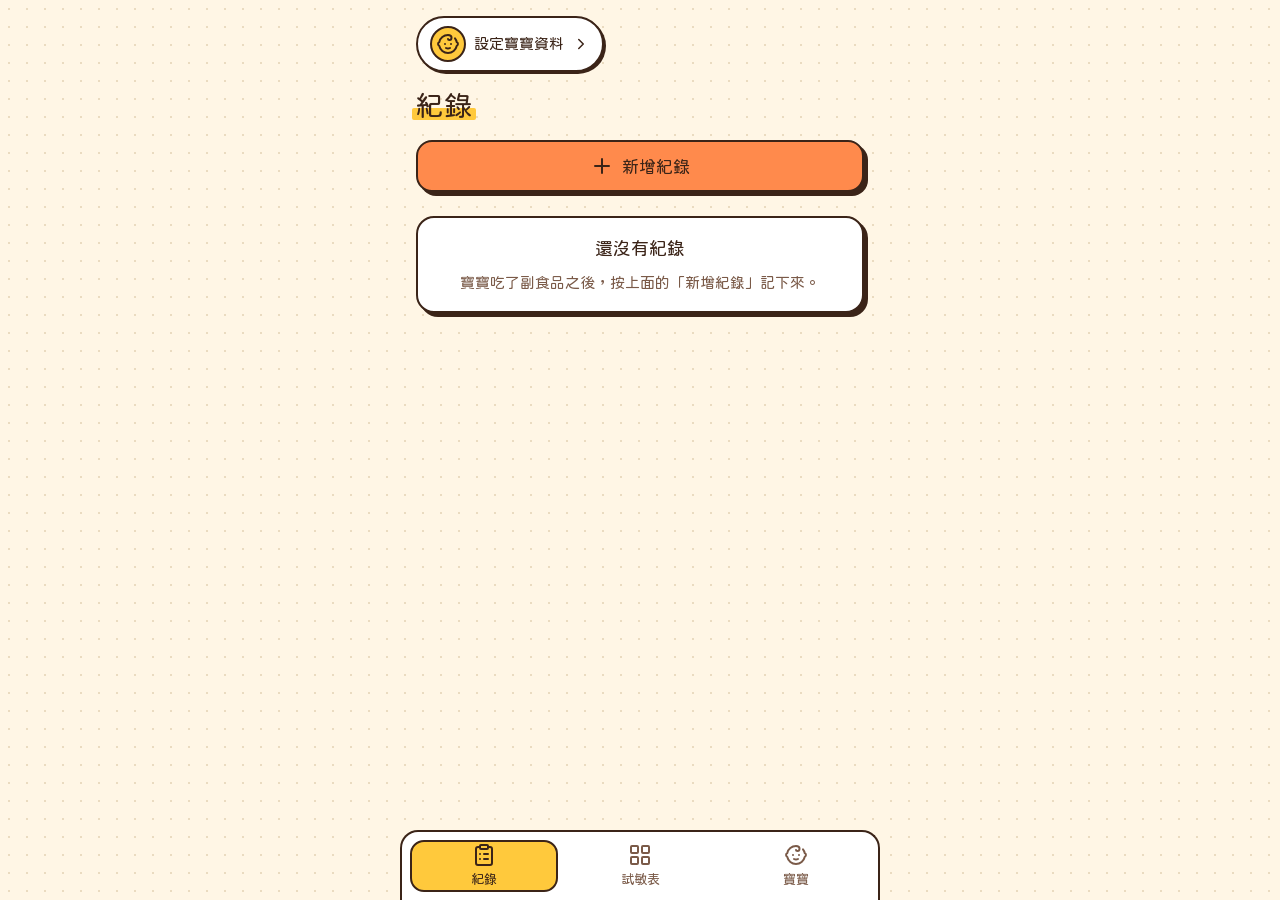
<file: index.html>
<!doctype html>
<html lang="zh-Hant-TW">
<head>
  <meta charset="utf-8">
  <meta name="viewport" content="width=device-width, initial-scale=1, viewport-fit=cover">
  <meta name="theme-color" content="#FFF6E5">
  <title>紀錄｜babyfoodie</title>
  <link rel="preconnect" href="https://fonts.googleapis.com">
  <link rel="preconnect" href="https://fonts.gstatic.com" crossorigin>
  <link rel="stylesheet" href="https://fonts.googleapis.com/css2?family=Huninn&display=swap">
  <link rel="stylesheet" href="css/style.css">
  <script src="js/core.js"></script>
  <script src="js/record-list.js"></script>
</head>
<body>
  <a class="skip-link" href="#main">跳到主要內容</a>
  <div class="app">
    <header class="baby-header">
      <a class="baby-setup" href="baby.html">
        <span class="baby-setup__avatar"><svg class="icon" aria-hidden="true"><use href="assets/icons.svg#baby"/></svg></span>
        <span class="baby-setup__text">設定寶寶資料</span>
        <svg class="icon icon--sm" aria-hidden="true"><use href="assets/icons.svg#chevron-right"/></svg>
      </a>
    </header>
    <script>babyfoodie.renderBabyHeader(document.querySelector('.baby-header'), { link: true });</script>
    <main id="main" class="page" tabindex="-1">
      <h1 class="page-title">紀錄</h1>
      <a class="button button--primary" href="record.html"><svg class="icon" aria-hidden="true"><use href="assets/icons.svg#plus"/></svg>新增紀錄</a>
      <p class="toast" id="flash" role="status" aria-live="polite"></p>
      <div class="record-list" id="record-list"></div>
      <script>babyfoodie.renderRecordList(document.getElementById('record-list'));</script>
    </main>
  </div>
  <nav class="tabbar" aria-label="主要頁面">
    <a class="tabbar__tab" href="index.html" aria-current="page">
      <svg class="icon" aria-hidden="true"><use href="assets/icons.svg#list"/></svg>
      <span>紀錄</span>
    </a>
    <a class="tabbar__tab" href="table.html">
      <svg class="icon" aria-hidden="true"><use href="assets/icons.svg#grid"/></svg>
      <span>試敏表</span>
    </a>
    <a class="tabbar__tab" href="baby.html">
      <svg class="icon" aria-hidden="true"><use href="assets/icons.svg#baby"/></svg>
      <span>寶寶</span>
    </a>
  </nav>
</body>
</html>
</file>
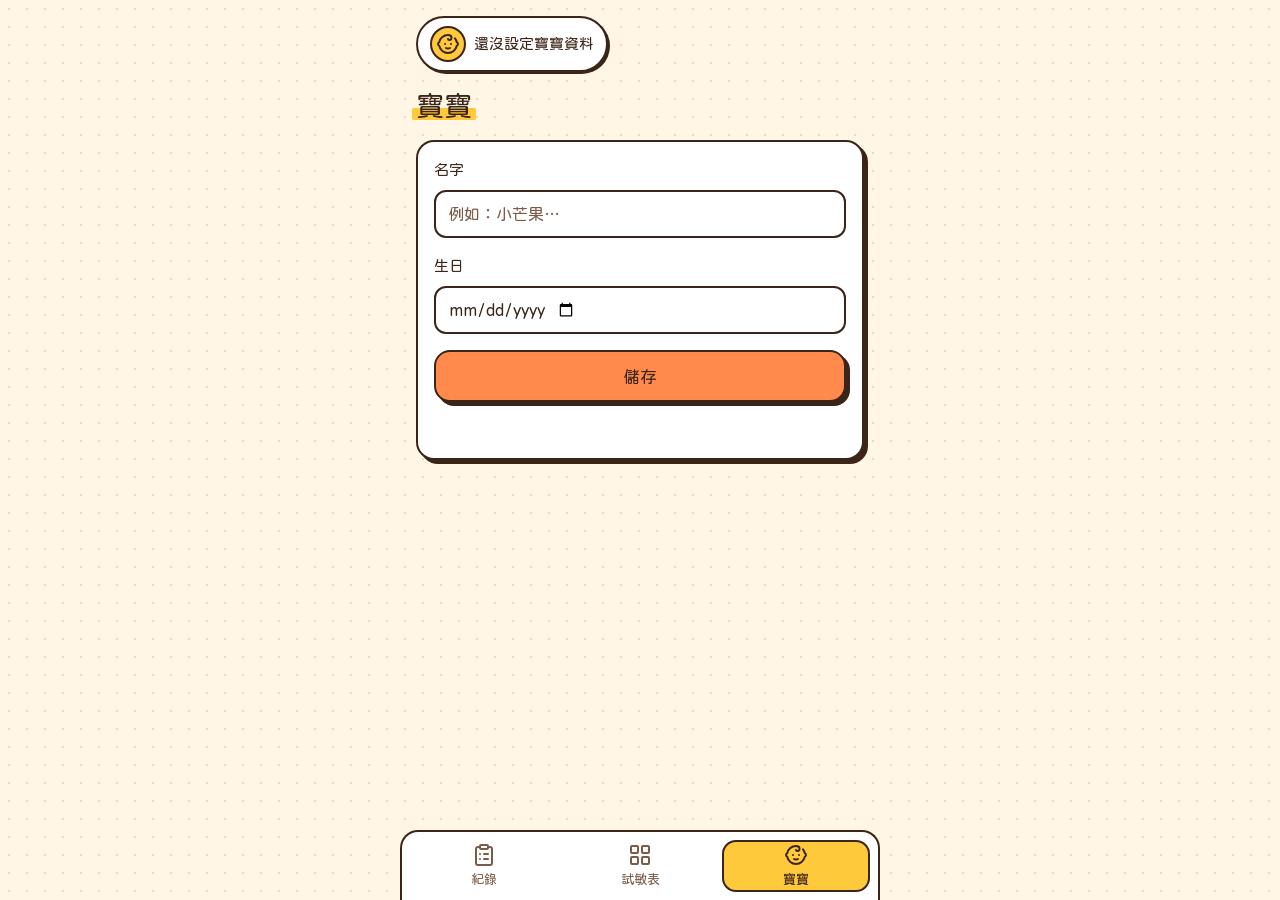
<file: baby.html>
<!doctype html>
<html lang="zh-Hant-TW">
<head>
  <meta charset="utf-8">
  <meta name="viewport" content="width=device-width, initial-scale=1, viewport-fit=cover">
  <meta name="theme-color" content="#FFF6E5">
  <title>寶寶｜babyfoodie</title>
  <link rel="preconnect" href="https://fonts.googleapis.com">
  <link rel="preconnect" href="https://fonts.gstatic.com" crossorigin>
  <link rel="stylesheet" href="https://fonts.googleapis.com/css2?family=Huninn&display=swap">
  <link rel="stylesheet" href="css/style.css">
  <script src="js/core.js"></script>
  <script src="js/baby.js" defer></script>
</head>
<body>
  <a class="skip-link" href="#main">跳到主要內容</a>
  <div class="app">
    <header class="baby-header">
      <div class="baby-setup">
        <span class="baby-setup__avatar"><svg class="icon" aria-hidden="true"><use href="assets/icons.svg#baby"/></svg></span>
        <span class="baby-setup__text">還沒設定寶寶資料</span>
      </div>
    </header>
    <script>babyfoodie.renderBabyHeader(document.querySelector('.baby-header'), { link: false });</script>
    <main id="main" class="page" tabindex="-1">
      <h1 class="page-title">寶寶</h1>
      <form class="card form" id="baby-form" novalidate>
        <div class="field">
          <label class="field__label" for="baby-name">名字</label>
          <input class="field__input" id="baby-name" name="name" type="text" required maxlength="20" autocomplete="off" spellcheck="false" placeholder="例如：小芒果…" aria-describedby="baby-name-error">
          <p class="field__error" id="baby-name-error" hidden></p>
        </div>
        <div class="field">
          <label class="field__label" for="baby-birthday">生日</label>
          <input class="field__input" id="baby-birthday" name="birthday" type="date" required autocomplete="off" aria-describedby="baby-birthday-error">
          <p class="field__error" id="baby-birthday-error" hidden></p>
        </div>
        <button class="button button--primary" type="submit">儲存</button>
        <p class="form__status" role="status" aria-live="polite"></p>
      </form>
    </main>
  </div>
  <nav class="tabbar" aria-label="主要頁面">
    <a class="tabbar__tab" href="index.html">
      <svg class="icon" aria-hidden="true"><use href="assets/icons.svg#list"/></svg>
      <span>紀錄</span>
    </a>
    <a class="tabbar__tab" href="table.html">
      <svg class="icon" aria-hidden="true"><use href="assets/icons.svg#grid"/></svg>
      <span>試敏表</span>
    </a>
    <a class="tabbar__tab" href="baby.html" aria-current="page">
      <svg class="icon" aria-hidden="true"><use href="assets/icons.svg#baby"/></svg>
      <span>寶寶</span>
    </a>
  </nav>
</body>
</html>
</file>
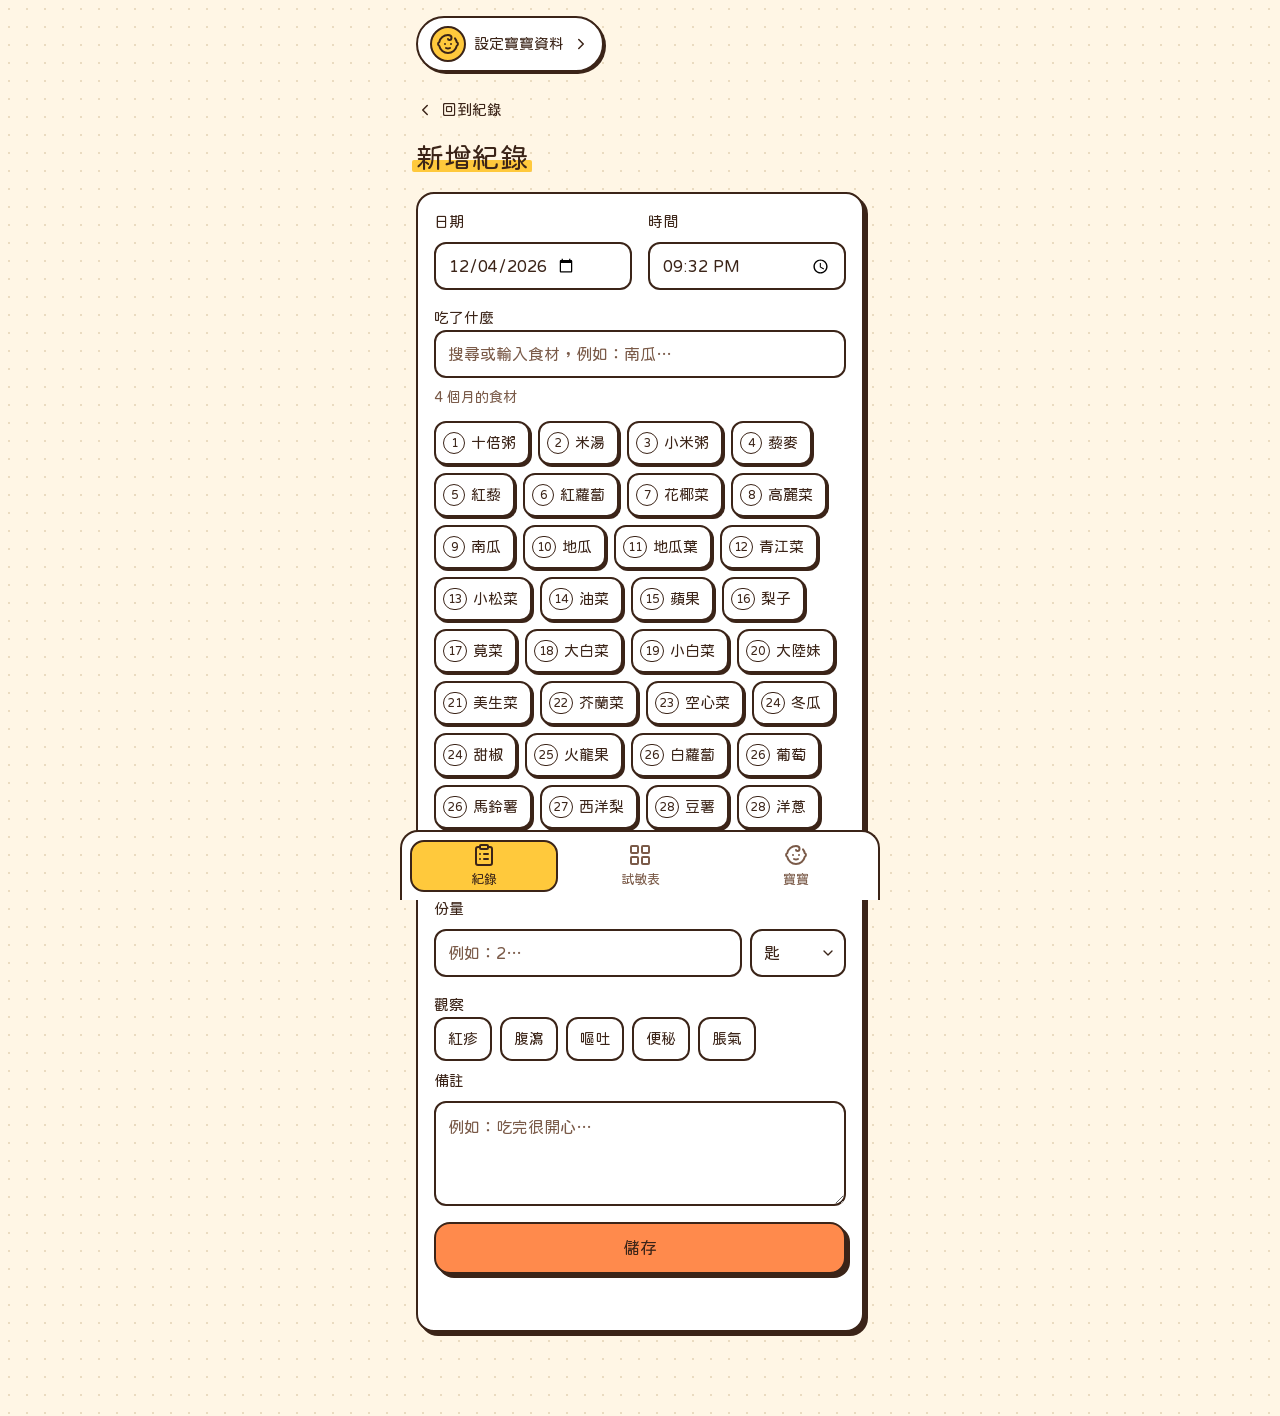
<file: record.html>
<!doctype html>
<html lang="zh-Hant-TW">
<head>
  <meta charset="utf-8">
  <meta name="viewport" content="width=device-width, initial-scale=1, viewport-fit=cover">
  <meta name="theme-color" content="#FFF6E5">
  <title>新增紀錄｜babyfoodie</title>
  <link rel="preconnect" href="https://fonts.googleapis.com">
  <link rel="preconnect" href="https://fonts.gstatic.com" crossorigin>
  <link rel="stylesheet" href="https://fonts.googleapis.com/css2?family=Huninn&display=swap">
  <link rel="stylesheet" href="css/style.css">
  <script src="js/core.js"></script>
  <script src="js/foods.js"></script>
  <script src="js/record-form.js"></script>
</head>
<body>
  <a class="skip-link" href="#main">跳到主要內容</a>
  <div class="app">
    <header class="baby-header">
      <a class="baby-setup" href="baby.html">
        <span class="baby-setup__avatar"><svg class="icon" aria-hidden="true"><use href="assets/icons.svg#baby"/></svg></span>
        <span class="baby-setup__text">設定寶寶資料</span>
        <svg class="icon icon--sm" aria-hidden="true"><use href="assets/icons.svg#chevron-right"/></svg>
      </a>
    </header>
    <script>babyfoodie.renderBabyHeader(document.querySelector('.baby-header'), { link: true });</script>
    <main id="main" class="page" tabindex="-1">
      <a class="back-link" href="index.html"><svg class="icon icon--sm" aria-hidden="true"><use href="assets/icons.svg#chevron-left"/></svg>回到紀錄</a>
      <h1 class="page-title" id="record-title">新增紀錄</h1>
      <form class="card form" id="record-form" novalidate>
        <div class="field-row">
          <div class="field">
            <label class="field__label" for="record-date">日期</label>
            <input class="field__input" id="record-date" name="date" type="date" required autocomplete="off" aria-describedby="record-date-error">
            <p class="field__error" id="record-date-error" hidden></p>
          </div>
          <div class="field">
            <label class="field__label" for="record-time">時間</label>
            <input class="field__input" id="record-time" name="time" type="time" required autocomplete="off" aria-describedby="record-time-error">
            <p class="field__error" id="record-time-error" hidden></p>
          </div>
        </div>
        <fieldset class="field fieldset">
          <legend class="field__label">吃了什麼</legend>
          <ul class="picked-foods" id="picked-foods" role="list" aria-label="已選的食材"></ul>
          <div class="food-search">
            <label class="sr-only" for="food-search">搜尋或輸入食材</label>
            <input class="field__input" id="food-search" type="text" role="combobox" aria-autocomplete="list" aria-expanded="false" aria-controls="food-search-results" aria-describedby="record-foods-error" autocomplete="off" spellcheck="false" enterkeyhint="done" placeholder="搜尋或輸入食材，例如：南瓜…">
            <ul class="food-search__results" id="food-search-results" role="listbox" aria-label="搜尋結果" hidden></ul>
          </div>
          <div class="quick-picks" id="quick-picks"></div>
          <p class="field__error" id="record-foods-error" hidden></p>
        </fieldset>
        <div class="field">
          <label class="field__label" for="record-amount">份量</label>
          <div class="amount">
            <input class="field__input" id="record-amount" name="amount" type="text" inputmode="decimal" autocomplete="off" placeholder="例如：2…" aria-describedby="record-amount-error">
            <label class="sr-only" for="record-unit">單位</label>
            <select class="field__input amount__unit" id="record-unit" name="unit">
              <option value="匙">匙</option>
              <option value="ml">ml</option>
              <option value="g">g</option>
            </select>
          </div>
          <p class="field__error" id="record-amount-error" hidden></p>
        </div>
        <fieldset class="field fieldset">
          <legend class="field__label">觀察</legend>
          <div class="check-chips">
            <label class="check-chip"><input type="checkbox" name="reactions" value="紅疹"><span>紅疹</span></label>
            <label class="check-chip"><input type="checkbox" name="reactions" value="腹瀉"><span>腹瀉</span></label>
            <label class="check-chip"><input type="checkbox" name="reactions" value="嘔吐"><span>嘔吐</span></label>
            <label class="check-chip"><input type="checkbox" name="reactions" value="便秘"><span>便秘</span></label>
            <label class="check-chip"><input type="checkbox" name="reactions" value="脹氣"><span>脹氣</span></label>
          </div>
          <label class="field__label" for="record-note">備註</label>
          <textarea class="field__input field__input--textarea" id="record-note" name="note" rows="3" maxlength="500" autocomplete="off" placeholder="例如：吃完很開心…"></textarea>
        </fieldset>
        <button class="button button--primary" type="submit">儲存</button>
        <p class="form__status" id="record-status" role="status" aria-live="polite"></p>
      </form>
      <button class="button button--danger record-delete" id="record-delete" type="button" hidden>刪除這筆紀錄</button>
      <dialog class="sheet" id="reaction-sheet" aria-labelledby="reaction-sheet-title">
        <form class="sheet__form" method="dialog">
          <div class="sheet__head">
            <h2 class="sheet__title" id="reaction-sheet-title">要把哪些食材標成「有反應」？</h2>
          </div>
          <p class="sheet__text">勾選的食材會在試敏表標成「有反應」。</p>
          <div class="check-chips" id="reaction-foods"></div>
          <div class="sheet__actions">
            <button class="button button--primary" type="submit" value="mark">標記</button>
            <button class="button button--secondary" type="submit" value="skip">先不要</button>
          </div>
        </form>
      </dialog>
      <dialog class="sheet" id="delete-sheet" aria-labelledby="delete-sheet-title">
        <form class="sheet__form" method="dialog">
          <div class="sheet__head">
            <h2 class="sheet__title" id="delete-sheet-title">要刪除這筆紀錄嗎？</h2>
          </div>
          <p class="sheet__text">刪除後無法復原。</p>
          <div class="sheet__actions">
            <button class="button button--danger" type="submit" value="delete">刪除</button>
            <button class="button button--secondary" type="submit" value="cancel">取消</button>
          </div>
        </form>
      </dialog>
      <script>babyfoodie.initRecordForm(document.getElementById('record-form'));</script>
    </main>
  </div>
  <nav class="tabbar" aria-label="主要頁面">
    <a class="tabbar__tab" href="index.html" aria-current="page">
      <svg class="icon" aria-hidden="true"><use href="assets/icons.svg#list"/></svg>
      <span>紀錄</span>
    </a>
    <a class="tabbar__tab" href="table.html">
      <svg class="icon" aria-hidden="true"><use href="assets/icons.svg#grid"/></svg>
      <span>試敏表</span>
    </a>
    <a class="tabbar__tab" href="baby.html">
      <svg class="icon" aria-hidden="true"><use href="assets/icons.svg#baby"/></svg>
      <span>寶寶</span>
    </a>
  </nav>
</body>
</html>
</file>
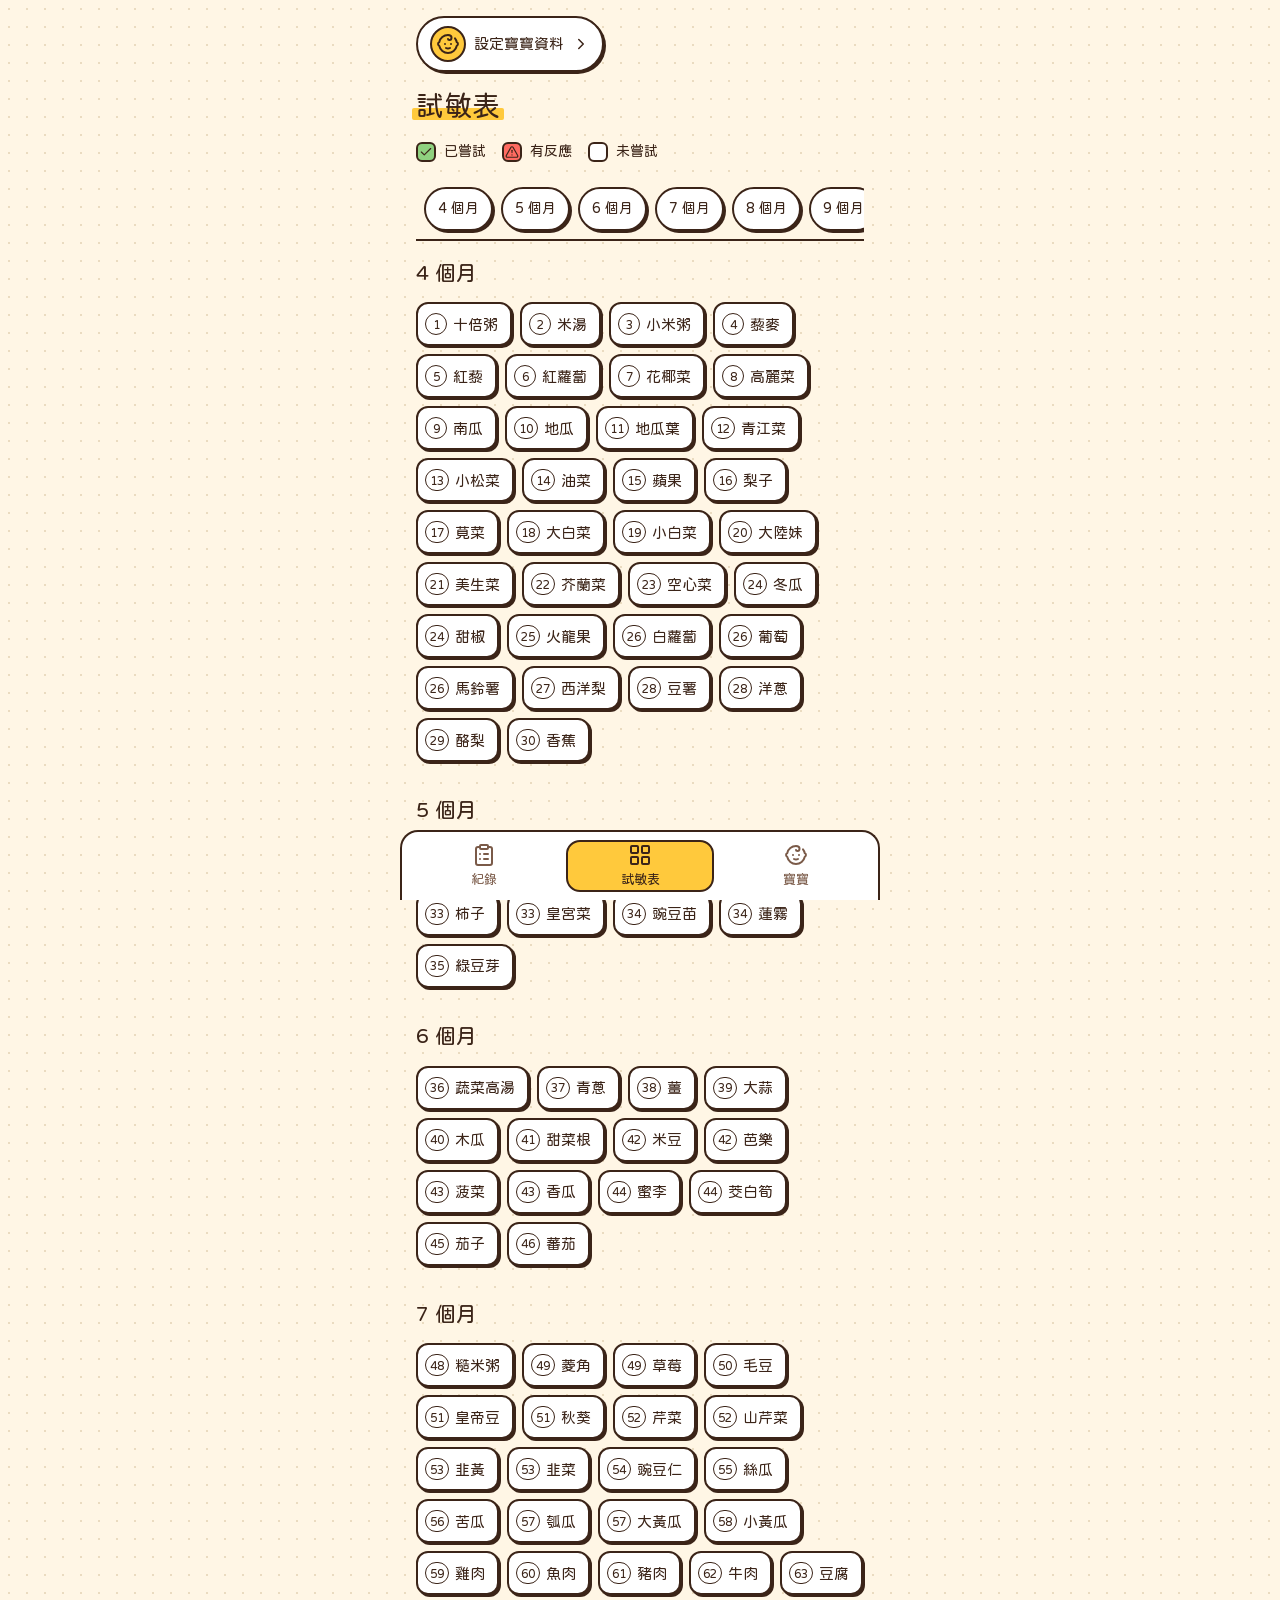
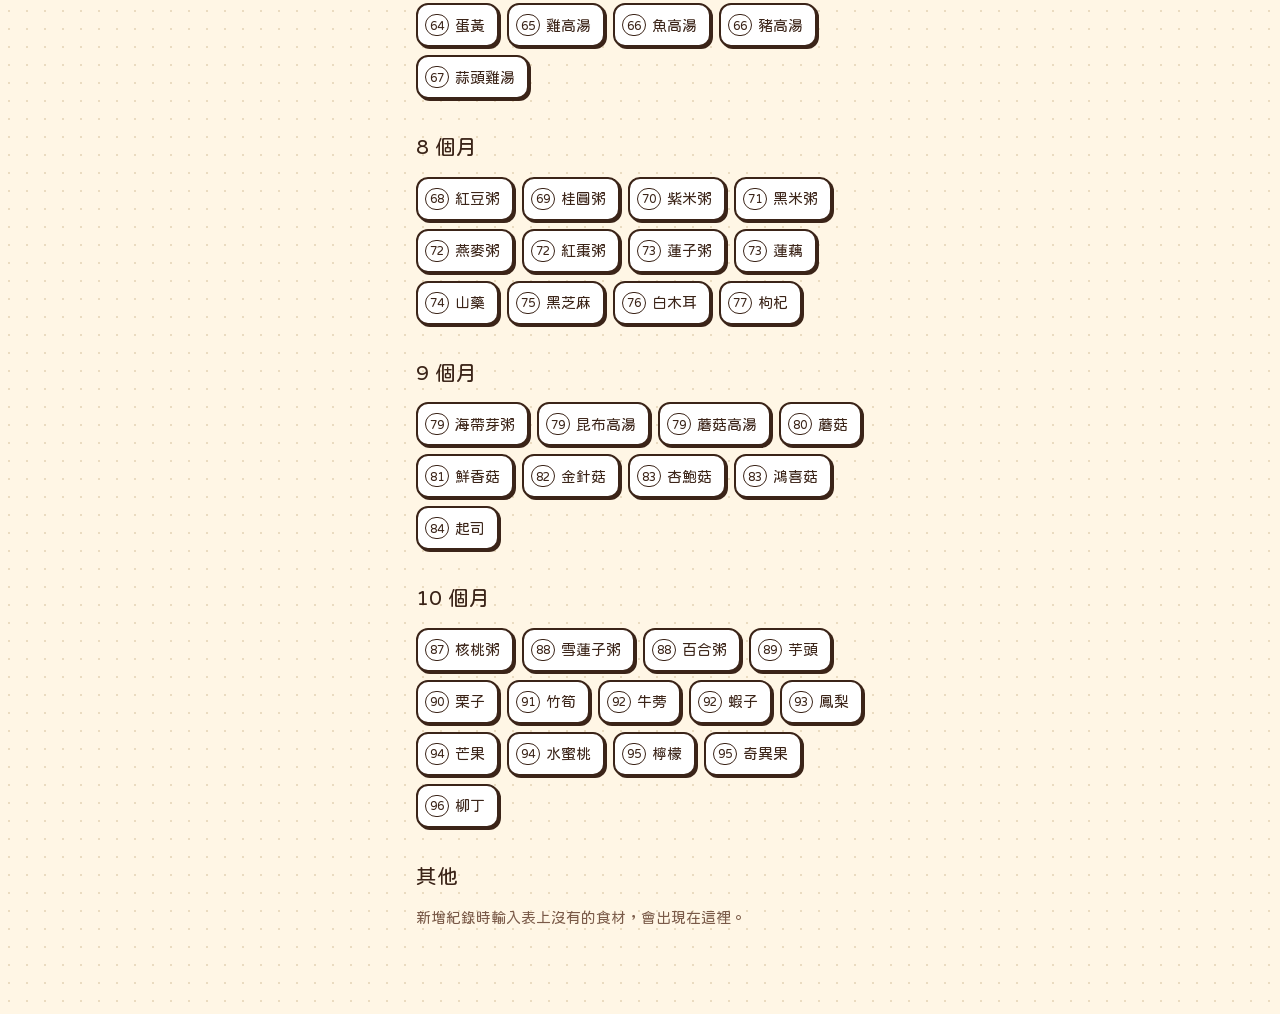
<file: table.html>
<!doctype html>
<html lang="zh-Hant-TW">
<head>
  <meta charset="utf-8">
  <meta name="viewport" content="width=device-width, initial-scale=1, viewport-fit=cover">
  <meta name="theme-color" content="#FFF6E5">
  <title>試敏表｜babyfoodie</title>
  <link rel="preconnect" href="https://fonts.googleapis.com">
  <link rel="preconnect" href="https://fonts.gstatic.com" crossorigin>
  <link rel="stylesheet" href="https://fonts.googleapis.com/css2?family=Huninn&display=swap">
  <link rel="stylesheet" href="css/style.css">
  <script src="js/core.js"></script>
  <script src="js/foods.js"></script>
  <script src="js/table.js"></script>
</head>
<body>
  <a class="skip-link" href="#main">跳到主要內容</a>
  <div class="app">
    <header class="baby-header">
      <a class="baby-setup" href="baby.html">
        <span class="baby-setup__avatar"><svg class="icon" aria-hidden="true"><use href="assets/icons.svg#baby"/></svg></span>
        <span class="baby-setup__text">設定寶寶資料</span>
        <svg class="icon icon--sm" aria-hidden="true"><use href="assets/icons.svg#chevron-right"/></svg>
      </a>
    </header>
    <script>babyfoodie.renderBabyHeader(document.querySelector('.baby-header'), { link: true });</script>
    <main id="main" class="page" tabindex="-1">
      <h1 class="page-title">試敏表</h1>
      <ul class="legend" role="list" aria-label="狀態說明">
        <li class="legend__item"><span class="status-swatch status-swatch--tried" aria-hidden="true"><svg class="icon icon--xs"><use href="assets/icons.svg#check"/></svg></span>已嘗試</li>
        <li class="legend__item"><span class="status-swatch status-swatch--reaction" aria-hidden="true"><svg class="icon icon--xs"><use href="assets/icons.svg#alert"/></svg></span>有反應</li>
        <li class="legend__item"><span class="status-swatch status-swatch--untried" aria-hidden="true"></span>未嘗試</li>
      </ul>
      <p class="table-error" id="food-table-error" role="alert" hidden></p>
      <nav class="month-jump" aria-label="跳到月份">
        <ul class="month-jump__list" role="list">
          <li><a class="month-jump__link" href="#m4">4&nbsp;個月</a></li>
          <li><a class="month-jump__link" href="#m5">5&nbsp;個月</a></li>
          <li><a class="month-jump__link" href="#m6">6&nbsp;個月</a></li>
          <li><a class="month-jump__link" href="#m7">7&nbsp;個月</a></li>
          <li><a class="month-jump__link" href="#m8">8&nbsp;個月</a></li>
          <li><a class="month-jump__link" href="#m9">9&nbsp;個月</a></li>
          <li><a class="month-jump__link" href="#m10">10&nbsp;個月</a></li>
          <li><a class="month-jump__link" href="#other">其他</a></li>
        </ul>
      </nav>
      <div class="food-table" id="food-table"></div>
      <script>babyfoodie.renderFoodTable(document.getElementById('food-table'));</script>
      <p class="sr-only" id="food-table-status" role="status" aria-live="polite"></p>
    </main>
  </div>
  <nav class="tabbar" aria-label="主要頁面">
    <a class="tabbar__tab" href="index.html">
      <svg class="icon" aria-hidden="true"><use href="assets/icons.svg#list"/></svg>
      <span>紀錄</span>
    </a>
    <a class="tabbar__tab" href="table.html" aria-current="page">
      <svg class="icon" aria-hidden="true"><use href="assets/icons.svg#grid"/></svg>
      <span>試敏表</span>
    </a>
    <a class="tabbar__tab" href="baby.html">
      <svg class="icon" aria-hidden="true"><use href="assets/icons.svg#baby"/></svg>
      <span>寶寶</span>
    </a>
  </nav>
  <dialog class="sheet" id="food-sheet" aria-labelledby="food-sheet-title">
    <form class="sheet__form" method="dialog">
      <div class="sheet__head">
        <h2 class="sheet__title" id="food-sheet-title"></h2>
        <button class="sheet__close" type="submit" value="" aria-label="關閉"><svg class="icon" aria-hidden="true"><use href="assets/icons.svg#x"/></svg></button>
      </div>
      <div class="status-options" role="group" aria-labelledby="food-sheet-title">
        <button class="status-option" type="submit" value="untried" aria-pressed="false"><span class="status-swatch status-swatch--untried" aria-hidden="true"></span>未嘗試</button>
        <button class="status-option" type="submit" value="tried" aria-pressed="false"><span class="status-swatch status-swatch--tried" aria-hidden="true"><svg class="icon icon--xs"><use href="assets/icons.svg#check"/></svg></span>已嘗試</button>
        <button class="status-option" type="submit" value="reaction" aria-pressed="false"><span class="status-swatch status-swatch--reaction" aria-hidden="true"><svg class="icon icon--xs"><use href="assets/icons.svg#alert"/></svg></span>有反應</button>
      </div>
    </form>
  </dialog>
</body>
</html>
</file>
<file: css/style.css>
/* ===== Tokens ===== */
:root {
  --color-paper: #FFF6E5;
  --color-card: #FFFFFF;
  --color-ink: #3B2418;
  --color-ink-soft: #7A5A48;
  --color-orange: #FF8A4C;
  --color-mustard: #FFC93C;
  --color-green: #8FD17F;
  --color-tomato: #FF6B61;
  --color-peach: #FFD9B8;
  --color-dot: #EADBC0;

  --font-body: "Huninn", "PingFang TC", "Noto Sans TC", "Microsoft JhengHei", sans-serif;

  --border-thin: 2px;
  --border-thick: 2.5px;

  --radius-sm: 12px;
  --radius-md: 14px;
  --radius-lg: 18px;
  --radius-pill: 999px;

  --shadow-sm: 2px 2px 0 var(--color-ink);
  --shadow-lg: 4px 4px 0 var(--color-ink);

  --space-1: 4px;
  --space-2: 8px;
  --space-3: 12px;
  --space-4: 16px;
  --space-5: 24px;
  --space-6: 32px;

  --motion-duration: .12s;
  --motion-easing: ease-out;

  --app-max-width: 480px;
  --tabbar-height: 68px;

  --z-tabbar: 10;
  --z-skip-link: 100;
}

/* ===== Base ===== */
*, *::before, *::after {
  box-sizing: border-box;
}

html {
  color-scheme: light;
  scroll-padding-bottom: calc(var(--tabbar-height) + env(safe-area-inset-bottom) + var(--space-4));
}

body {
  margin: 0;
  min-height: 100dvh;
  background-color: var(--color-paper);
  background-image: radial-gradient(var(--color-dot) 1.3px, transparent 1.3px);
  background-size: 18px 18px;
  color: var(--color-ink);
  font-family: var(--font-body);
  font-size: 16px;
  line-height: 1.6;
  -webkit-text-size-adjust: 100%;
}

h1, h2, h3 {
  font-weight: 400;
  text-wrap: balance;
}

a, button {
  touch-action: manipulation;
  -webkit-tap-highlight-color: transparent;
}

a:focus-visible, button:focus-visible {
  outline: 3px solid var(--color-ink);
  outline-offset: 2px;
}

[hidden] {
  display: none !important;
}

/* ===== Skip link ===== */
.skip-link {
  position: fixed;
  top: var(--space-2);
  left: var(--space-2);
  z-index: var(--z-skip-link);
  display: flex;
  align-items: center;
  min-height: 44px;
  padding: var(--space-2) var(--space-4);
  border-radius: var(--radius-pill);
  background: var(--color-ink);
  color: var(--color-paper);
  text-decoration: none;
  opacity: 0;
  transform: translateY(-150%);
}

.skip-link:focus {
  opacity: 1;
  transform: translateY(0);
}

/* ===== App shell ===== */
.app {
  max-width: var(--app-max-width);
  margin-inline: auto;
  padding-top: calc(var(--space-4) + env(safe-area-inset-top));
  padding-left: calc(var(--space-4) + env(safe-area-inset-left));
  padding-right: calc(var(--space-4) + env(safe-area-inset-right));
  padding-bottom: calc(var(--tabbar-height) + env(safe-area-inset-bottom) + var(--space-4));
}

/* ===== Baby header ===== */
.baby-header {
  margin-bottom: var(--space-4);
}

.baby-setup {
  display: inline-flex;
  align-items: center;
  gap: var(--space-2);
  min-height: 44px;
  padding: var(--space-2) var(--space-3);
  border: var(--border-thick) solid var(--color-ink);
  border-radius: var(--radius-pill);
  background: var(--color-card);
  box-shadow: var(--shadow-sm);
  color: var(--color-ink);
  font-size: 15px;
  text-decoration: none;
}

a.baby-setup {
  transition: transform var(--motion-duration) var(--motion-easing);
}

.baby-setup__avatar {
  display: inline-flex;
  align-items: center;
  justify-content: center;
  flex-shrink: 0;
  width: 36px;
  height: 36px;
  border: var(--border-thin) solid var(--color-ink);
  border-radius: 50%;
  background: var(--color-mustard);
}

@media (hover: hover) {
  a.baby-setup:hover {
    transform: translate(-1px, -1px);
  }
}

a.baby-setup:active {
  transform: translate(2px, 2px);
  box-shadow: 0 0 0 var(--color-ink);
}

/* ===== Baby card ===== */
.baby-card {
  display: flex;
  align-items: center;
  gap: var(--space-3);
  min-height: 44px;
  color: var(--color-ink);
  text-decoration: none;
}

a.baby-card {
  transition: transform var(--motion-duration) var(--motion-easing);
}

.baby-card__avatar {
  display: inline-flex;
  align-items: center;
  justify-content: center;
  flex-shrink: 0;
  width: 54px;
  height: 54px;
  border: var(--border-thick) solid var(--color-ink);
  border-radius: 50%;
  background: var(--color-mustard);
  box-shadow: var(--shadow-sm);
}

.baby-card__body {
  display: flex;
  flex-direction: column;
  align-items: flex-start;
  min-width: 0;
}

.baby-card__name {
  font-size: 23px;
  overflow-wrap: anywhere;
}

.baby-card__age {
  margin-top: 2px;
  padding: 2px 10px;
  border: var(--border-thin) solid var(--color-ink);
  border-radius: var(--radius-pill);
  background: var(--color-mustard);
  color: var(--color-ink);
  font-size: 13px;
  font-variant-numeric: tabular-nums;
  transform: rotate(-3deg);
}

@media (hover: hover) {
  a.baby-card:hover {
    transform: translate(-1px, -1px);
  }
}

a.baby-card:active {
  transform: translate(2px, 2px);
}

a.baby-card:active .baby-card__avatar {
  box-shadow: 0 0 0 var(--color-ink);
}

/* ===== Page title ===== */
.page-title {
  position: relative;
  z-index: 0;
  display: inline-block;
  margin: 0 0 var(--space-4);
  font-size: 28px;
  font-weight: 400;
  line-height: 1.3;
}

.page-title::after {
  content: "";
  position: absolute;
  z-index: -1;
  left: -4px;
  right: -4px;
  bottom: 4px;
  height: 12px;
  border-radius: 2px;
  background: var(--color-mustard);
}

/* ===== Card ===== */
.card,
.record-card {
  background: var(--color-card);
  border: var(--border-thick) solid var(--color-ink);
  border-radius: var(--radius-lg);
  box-shadow: var(--shadow-lg);
  padding: var(--space-4);
}

.placeholder p {
  margin: var(--space-2) 0 0;
  color: var(--color-ink-soft);
}

/* ===== Form ===== */
.form {
  display: flex;
  flex-direction: column;
  gap: var(--space-4);
}

.field {
  display: flex;
  flex-direction: column;
  gap: var(--space-2);
}

.field__label {
  font-size: 15px;
  color: var(--color-ink);
}

.field__input {
  min-height: 48px;
  width: 100%;
  padding: 0 var(--space-3);
  border: var(--border-thin) solid var(--color-ink);
  border-radius: var(--radius-sm);
  background: var(--color-card);
  color: var(--color-ink);
  font-family: inherit;
  font-size: 16px;
}

.field__input::placeholder {
  color: var(--color-ink-soft);
}

.field__input:focus-visible {
  outline: 3px solid var(--color-ink);
  outline-offset: 2px;
}

.field__input[type="date"] {
  -webkit-appearance: none;
  appearance: none;
  display: flex;
  align-items: center;
  min-height: 48px;
}

.field__input::-webkit-date-and-time-value {
  text-align: left;
}

.field__input[aria-invalid="true"] {
  border-width: var(--border-thick);
  border-color: var(--color-tomato);
}

.field__error {
  margin: 0;
  padding: var(--space-1) var(--space-3);
  border-left: var(--border-thick) solid var(--color-tomato);
  color: var(--color-ink);
  font-size: 14px;
}

.form__status {
  margin: 0;
  min-height: 24px;
  color: var(--color-ink);
  font-size: 15px;
}

/* ===== Button ===== */
.button {
  display: inline-flex;
  align-items: center;
  justify-content: center;
  gap: var(--space-2);
  width: 100%;
  min-height: 52px;
  border: 0;
  font-family: inherit;
  font-size: 17px;
  text-decoration: none;
  cursor: pointer;
  transition: transform var(--motion-duration) var(--motion-easing);
}

.button--primary {
  border: var(--border-thick) solid var(--color-ink);
  border-radius: 16px;
  background: var(--color-orange);
  box-shadow: var(--shadow-lg);
  color: var(--color-ink);
}

@media (hover: hover) {
  .button--primary:hover {
    transform: translate(-1px, -1px);
  }
}

.button--primary:active {
  transform: translate(3px, 3px);
  box-shadow: 1px 1px 0 var(--color-ink);
}

/* ===== Sticker ===== */
.sticker {
  display: inline-block;
  padding: 2px 10px;
  border: var(--border-thin) solid var(--color-ink);
  border-radius: var(--radius-pill);
  background: var(--color-mustard);
  color: var(--color-ink);
  font-size: 13px;
  transform: rotate(-3deg);
}

/* ===== Tab bar ===== */
.tabbar {
  position: fixed;
  left: 0;
  right: 0;
  bottom: 0;
  margin-inline: auto;
  width: 100%;
  max-width: var(--app-max-width);
  display: grid;
  grid-template-columns: repeat(3, 1fr);
  gap: var(--space-2);
  background: var(--color-card);
  border-top: var(--border-thick) solid var(--color-ink);
  padding: var(--space-2) var(--space-2) calc(var(--space-2) + env(safe-area-inset-bottom));
  z-index: var(--z-tabbar);
}

@media (min-width: 481px) {
  .tabbar {
    border-left: var(--border-thick) solid var(--color-ink);
    border-right: var(--border-thick) solid var(--color-ink);
    border-top-left-radius: var(--radius-lg);
    border-top-right-radius: var(--radius-lg);
  }
}

.tabbar__tab {
  display: flex;
  flex-direction: column;
  align-items: center;
  justify-content: center;
  gap: 2px;
  min-height: 52px;
  border: var(--border-thin) solid transparent;
  border-radius: var(--radius-md);
  color: var(--color-ink-soft);
  font-size: 13px;
  text-decoration: none;
  transition: transform var(--motion-duration) var(--motion-easing);
}

.tabbar__tab[aria-current="page"] {
  background: var(--color-mustard);
  border-color: var(--color-ink);
  color: var(--color-ink);
}

@media (hover: hover) {
  .tabbar__tab:not([aria-current="page"]):hover {
    background: var(--color-paper);
    color: var(--color-ink);
  }
}

.tabbar__tab:active {
  transform: scale(.96);
}

/* ===== Icons ===== */
.icon {
  width: 24px;
  height: 24px;
  fill: none;
  stroke: currentColor;
  stroke-width: 2;
  stroke-linecap: round;
  stroke-linejoin: round;
}

.icon--sm {
  width: 18px;
  height: 18px;
}

.icon--xs {
  width: 14px;
  height: 14px;
}

/* ===== Utilities ===== */
.sr-only {
  position: absolute;
  width: 1px;
  height: 1px;
  padding: 0;
  margin: -1px;
  overflow: hidden;
  clip: rect(0, 0, 0, 0);
  white-space: nowrap;
  border: 0;
}

/* ===== View transitions ===== */
@view-transition {
  navigation: auto;
}

.baby-header {
  view-transition-name: baby-header;
}

.tabbar {
  view-transition-name: tabbar;
}

/* ===== Legend ===== */
.legend {
  display: flex;
  flex-wrap: wrap;
  gap: var(--space-2) var(--space-4);
  margin: 0 0 var(--space-4);
  padding: 0;
  list-style: none;
  font-size: 14px;
}

.legend__item {
  display: inline-flex;
  align-items: center;
  gap: var(--space-2);
}

.status-swatch {
  display: inline-flex;
  align-items: center;
  justify-content: center;
  flex-shrink: 0;
  width: 20px;
  height: 20px;
  border: var(--border-thin) solid var(--color-ink);
  border-radius: 6px;
  color: var(--color-ink);
}

.status-swatch--untried {
  background: var(--color-card);
}

.status-swatch--tried {
  background: var(--color-green);
}

.status-swatch--reaction {
  background: var(--color-tomato);
}

/* ===== Table error ===== */
.table-error {
  margin: 0 0 var(--space-4);
  padding: var(--space-1) var(--space-3);
  border-left: var(--border-thick) solid var(--color-tomato);
  color: var(--color-ink);
  font-size: 14px;
}

/* ===== Month jump ===== */
.month-jump {
  position: sticky;
  top: 0;
  margin: 0 0 var(--space-4);
  padding-top: env(safe-area-inset-top);
  background: var(--color-paper);
  border-bottom: var(--border-thin) solid var(--color-ink);
}

.month-jump__list {
  display: flex;
  gap: var(--space-2);
  margin: 0;
  padding: var(--space-2);
  list-style: none;
  overflow-x: auto;
}

.month-jump__link {
  display: inline-flex;
  align-items: center;
  justify-content: center;
  min-height: 44px;
  padding: var(--space-2) var(--space-3);
  border: var(--border-thin) solid var(--color-ink);
  border-radius: var(--radius-pill);
  background: var(--color-card);
  box-shadow: var(--shadow-sm);
  color: var(--color-ink);
  font-size: 14px;
  text-decoration: none;
  white-space: nowrap;
  transition: transform var(--motion-duration) var(--motion-easing);
}

.month-jump__link--current {
  background: var(--color-mustard);
}

@media (hover: hover) {
  .month-jump__link:hover {
    transform: translate(-1px, -1px);
  }
}

.month-jump__link:active {
  transform: translate(2px, 2px);
  box-shadow: 0 0 0 var(--color-ink);
}

html {
  scroll-behavior: smooth;
}

html:has(.month-jump) {
  scroll-padding-top: calc(env(safe-area-inset-top) + 64px);
}

/* ===== Food table ===== */
.food-table {
  display: flex;
  flex-direction: column;
  gap: var(--space-6);
}

.month__title {
  margin: 0 0 var(--space-3);
  font-size: 21px;
}

.month--current {
  padding: var(--space-4);
  border: var(--border-thick) solid var(--color-ink);
  border-radius: var(--radius-lg);
  background: var(--color-mustard);
  box-shadow: var(--shadow-lg);
}

.month--current .sticker {
  background: var(--color-card);
}

.month__empty {
  margin: 0;
  color: var(--color-ink-soft);
  font-size: 15px;
}

.food-grid {
  display: flex;
  flex-wrap: wrap;
  gap: var(--space-2);
  margin: 0;
  padding: 0;
  list-style: none;
}

/* ===== Food chip ===== */
.food-chip,
.pick-chip {
  display: inline-flex;
  align-items: center;
  gap: 6px;
  max-width: 100%;
  min-height: 44px;
  padding: 4px var(--space-3) 4px 7px;
  border: var(--border-thin) solid var(--color-ink);
  border-radius: var(--radius-sm);
  background: var(--color-card);
  box-shadow: var(--shadow-sm);
  color: var(--color-ink);
  font-family: inherit;
  font-size: 15px;
  cursor: pointer;
  transition: transform var(--motion-duration) var(--motion-easing);
}

@media (hover: hover) {
  .food-chip:hover,
  .pick-chip:hover {
    transform: translate(-1px, -1px);
  }
}

.food-chip:active,
.pick-chip:active {
  transform: translate(2px, 2px);
  box-shadow: 0 0 0 var(--color-ink);
}

.food-chip[data-status="tried"] {
  background: var(--color-green);
}

.food-chip[data-status="reaction"] {
  background: var(--color-tomato);
}

.food-chip__no,
.pick-chip__no,
.food-option__no {
  display: inline-grid;
  place-items: center;
  flex-shrink: 0;
  min-width: 22px;
  height: 22px;
  padding: 0 4px;
  border: 1.5px solid var(--color-ink);
  border-radius: var(--radius-pill);
  background: var(--color-card);
  color: var(--color-ink);
  font-size: 12px;
  font-variant-numeric: tabular-nums;
}

.food-chip__name,
.pick-chip__name {
  overflow-wrap: anywhere;
}

.food-chip__icon,
.pick-chip__icon {
  flex-shrink: 0;
}

/* ===== Status sheet ===== */
.sheet {
  position: fixed;
  inset: auto 0 0;
  width: min(100%, 480px);
  max-width: min(100%, 480px);
  max-height: 85dvh;
  margin: auto auto 0;
  padding: 0;
  border: var(--border-thick) solid var(--color-ink);
  border-bottom-width: 0;
  border-top-left-radius: var(--radius-lg);
  border-top-right-radius: var(--radius-lg);
  background: var(--color-card);
  color: var(--color-ink);
  overflow: auto;
  overscroll-behavior: contain;
}

.sheet::backdrop {
  background: rgba(59, 36, 24, .45);
  background: color-mix(in srgb, var(--color-ink) 45%, transparent);
}

@keyframes sheet-slide-up {
  from {
    transform: translateY(100%);
  }

  to {
    transform: translateY(0);
  }
}

.sheet[open] {
  animation: sheet-slide-up .2s var(--motion-easing);
}

html:has(dialog[open]) {
  overflow: hidden;
}

.sheet__form {
  display: flex;
  flex-direction: column;
  gap: var(--space-4);
  padding: var(--space-4) var(--space-4) calc(var(--space-4) + env(safe-area-inset-bottom));
}

.sheet__head {
  display: flex;
  align-items: center;
  justify-content: space-between;
  gap: var(--space-3);
}

.sheet__title {
  margin: 0;
  font-size: 20px;
  overflow-wrap: anywhere;
}

.sheet__close {
  display: inline-flex;
  align-items: center;
  justify-content: center;
  flex-shrink: 0;
  width: 44px;
  height: 44px;
  border: var(--border-thin) solid var(--color-ink);
  border-radius: 50%;
  background: var(--color-card);
  box-shadow: var(--shadow-sm);
  color: var(--color-ink);
  cursor: pointer;
  transition: transform var(--motion-duration) var(--motion-easing);
}

@media (hover: hover) {
  .sheet__close:hover {
    transform: translate(-1px, -1px);
  }
}

.sheet__close:active {
  transform: translate(2px, 2px);
  box-shadow: 0 0 0 var(--color-ink);
}

.status-options {
  display: flex;
  flex-direction: column;
  gap: var(--space-2);
}

.status-option {
  display: flex;
  align-items: center;
  gap: var(--space-3);
  width: 100%;
  min-height: 52px;
  padding: var(--space-2) var(--space-3);
  border: var(--border-thin) solid var(--color-ink);
  border-radius: var(--radius-md);
  background: var(--color-card);
  box-shadow: var(--shadow-sm);
  color: var(--color-ink);
  font-family: inherit;
  font-size: 16px;
  cursor: pointer;
  transition: transform var(--motion-duration) var(--motion-easing);
}

@media (hover: hover) {
  .status-option:hover {
    transform: translate(-1px, -1px);
  }
}

.status-option:active {
  transform: translate(2px, 2px);
  box-shadow: 0 0 0 var(--color-ink);
}

.status-option[aria-pressed="true"] {
  border-width: var(--border-thick);
  background: var(--color-mustard);
}

/* ===== Toast ===== */
.toast {
  display: block;
  margin: var(--space-4) 0;
  padding: var(--space-3) var(--space-4);
  border: var(--border-thin) solid var(--color-ink);
  border-radius: var(--radius-md);
  background: var(--color-green);
  box-shadow: var(--shadow-sm);
  color: var(--color-ink);
  font-size: 15px;
}

.toast:empty {
  margin: 0;
  padding: 0;
  border: 0;
  box-shadow: none;
}

/* ===== Record list ===== */
.record-list {
  display: flex;
  flex-direction: column;
  gap: var(--space-6);
  margin-top: var(--space-5);
}

.day__title {
  margin: 0 0 var(--space-3);
  font-size: 20px;
}

.day__date {
  margin-left: var(--space-2);
  color: var(--color-ink-soft);
  font-size: 15px;
}

.record-cards {
  display: flex;
  flex-direction: column;
  gap: var(--space-3);
  margin: 0;
  padding: 0;
  list-style: none;
}

/* ===== Record card ===== */
.record-card {
  display: flex;
  flex-direction: column;
  gap: var(--space-2);
  color: var(--color-ink);
  text-decoration: none;
  transition: transform var(--motion-duration) var(--motion-easing);
}

@media (hover: hover) {
  .record-card:hover {
    transform: translate(-1px, -1px);
  }
}

.record-card:active {
  transform: translate(2px, 2px);
  box-shadow: 0 0 0 var(--color-ink);
}

.record-card__time {
  display: inline-flex;
  align-items: center;
  gap: 6px;
  color: var(--color-ink-soft);
  font-size: 14px;
  font-variant-numeric: tabular-nums;
}

.record-card__foods {
  display: flex;
  flex-wrap: wrap;
  gap: var(--space-2);
}

.food-tag,
.picked-food {
  display: inline-flex;
  align-items: center;
  gap: 6px;
  max-width: 100%;
  padding: 4px 12px;
  border: var(--border-thin) solid var(--color-ink);
  border-radius: var(--radius-pill);
  background: var(--color-peach);
  color: var(--color-ink);
  font-size: 15px;
  overflow-wrap: anywhere;
}

.food-tag__first {
  display: inline-block;
  margin-left: 4px;
  padding: 1px 7px;
  border: 1.5px solid var(--color-ink);
  border-radius: var(--radius-pill);
  background: var(--color-mustard);
  color: var(--color-ink);
  font-size: 12px;
  transform: rotate(4deg);
}

.record-card__row {
  display: flex;
  flex-wrap: wrap;
  align-items: center;
  gap: var(--space-2);
  font-size: 14px;
}

.record-card__label {
  flex: none;
  width: 2.6em;
  color: var(--color-ink-soft);
}

.reaction-tag {
  display: inline-flex;
  align-items: center;
  padding: 2px 10px;
  border: var(--border-thin) solid var(--color-ink);
  border-radius: var(--radius-pill);
  background: var(--color-tomato);
  color: var(--color-ink);
  font-size: 13px;
}

.record-card__note {
  display: -webkit-box;
  -webkit-line-clamp: 3;
  -webkit-box-orient: vertical;
  overflow: hidden;
  overflow-wrap: anywhere;
}

.record-card__note .record-card__label {
  display: inline;
  width: auto;
  margin-right: var(--space-2);
}

/* ===== Empty state ===== */
.empty-state {
  text-align: center;
}

.empty-state__title {
  margin: 0 0 var(--space-2);
  font-size: 18px;
}

.empty-state__text {
  margin: 0;
  color: var(--color-ink-soft);
  font-size: 15px;
}

/* ===== Back link ===== */
.back-link {
  display: flex;
  width: fit-content;
  align-items: center;
  gap: var(--space-2);
  min-height: 44px;
  margin-bottom: var(--space-2);
  color: var(--color-ink);
  font-size: 15px;
  text-decoration: none;
  transition: transform var(--motion-duration) var(--motion-easing);
}

@media (hover: hover) {
  .back-link:hover {
    text-decoration: underline;
  }
}

.back-link:active {
  transform: translateX(-2px);
}

/* ===== Field row ===== */
.field-row {
  display: grid;
  grid-template-columns: 1fr 1fr;
  gap: var(--space-4);
}

.field-row > .field {
  min-width: 0;
}

@media (max-width: 340px) {
  .field-row {
    grid-template-columns: 1fr;
  }
}

/* ===== Fieldset ===== */
.fieldset {
  min-width: 0;
  border: 0;
  margin: 0;
  padding: 0;
}

.fieldset legend {
  width: 100%;
  margin: 0;
  padding: 0;
}

/* ===== Picked foods ===== */
.picked-foods {
  display: flex;
  flex-wrap: wrap;
  gap: var(--space-2);
  margin: 0;
  padding: 0;
  list-style: none;
}

.picked-foods:empty {
  display: none;
}

.picked-food {
  min-height: 44px;
  min-width: 0;
  padding-right: 4px;
}

.picked-food__name {
  min-width: 0;
}

.picked-food__remove {
  display: inline-flex;
  align-items: center;
  justify-content: center;
  flex-shrink: 0;
  width: 44px;
  height: 44px;
  margin-right: -8px;
  border: 0;
  border-radius: 50%;
  background: transparent;
  color: var(--color-ink);
  cursor: pointer;
  transition: transform var(--motion-duration) var(--motion-easing);
}

@media (hover: hover) {
  .picked-food__remove:hover {
    background: rgba(59, 36, 24, .12);
    background: color-mix(in srgb, var(--color-ink) 12%, transparent);
  }
}

.picked-food__remove:active {
  transform: scale(.9);
}

/* ===== Food search ===== */
.food-search {
  position: relative;
}

.food-search__results {
  position: absolute;
  top: calc(100% + var(--space-1));
  left: 0;
  right: 0;
  z-index: 5;
  max-height: 50vh;
  margin: 0;
  padding: var(--space-1);
  overflow-y: auto;
  overscroll-behavior: contain;
  list-style: none;
  border: var(--border-thick) solid var(--color-ink);
  border-radius: var(--radius-lg);
  background: var(--color-card);
  box-shadow: var(--shadow-lg);
}

.food-option {
  display: flex;
  align-items: center;
  gap: var(--space-2);
  min-height: 44px;
  padding: var(--space-2) var(--space-3);
  border-radius: var(--radius-sm);
  color: var(--color-ink);
  font-size: 15px;
  overflow-wrap: anywhere;
  cursor: pointer;
  touch-action: manipulation;
  -webkit-tap-highlight-color: transparent;
}

.food-option[aria-selected="true"] {
  background: var(--color-mustard);
  box-shadow: inset 0 0 0 var(--border-thin) var(--color-ink);
}

.food-option__name {
  flex: 1;
  min-width: 0;
  overflow-wrap: anywhere;
}

.food-option__icon {
  flex-shrink: 0;
}

.food-option--add {
  border-top: var(--border-thin) dashed var(--color-ink);
  border-radius: 0;
}

/* ===== Quick picks ===== */
.quick-picks {
  display: flex;
  flex-direction: column;
  gap: var(--space-3);
}

.quick-picks__title {
  margin: 0;
  font-size: 14px;
  color: var(--color-ink-soft);
}

.quick-picks__list {
  display: flex;
  flex-wrap: wrap;
  gap: var(--space-2);
}

.pick-chip[aria-pressed="true"] {
  border-width: var(--border-thick);
  background: var(--color-mustard);
}

/* ===== Amount ===== */
.amount {
  display: flex;
  gap: var(--space-2);
}

.amount .field__input {
  flex: 1;
  min-width: 0;
}

.amount .amount__unit {
  flex: 0 0 96px;
  width: 96px;
  padding-right: 28px;
  appearance: none;
  -webkit-appearance: none;
  background-color: var(--color-card);
  background-image: url("data:image/svg+xml,%3Csvg xmlns='http://www.w3.org/2000/svg' viewBox='0 0 24 24' fill='none' stroke='%233B2418' stroke-width='2' stroke-linecap='round' stroke-linejoin='round'%3E%3Cpath d='m6 9 6 6 6-6'/%3E%3C/svg%3E");
  background-repeat: no-repeat;
  background-position: right 8px center;
  background-size: 16px;
  color: var(--color-ink);
}

/* ===== Check chips ===== */
.check-chips {
  display: flex;
  flex-wrap: wrap;
  gap: var(--space-2);
}

.check-chip {
  position: relative;
  display: inline-flex;
  align-items: center;
  min-height: 44px;
  padding: 4px var(--space-3);
  border: var(--border-thin) solid var(--color-ink);
  border-radius: var(--radius-sm);
  background: var(--color-card);
  color: var(--color-ink);
  font-size: 15px;
  cursor: pointer;
  touch-action: manipulation;
  -webkit-tap-highlight-color: transparent;
  transition: transform var(--motion-duration) var(--motion-easing);
}

.check-chip input {
  position: absolute;
  width: 1px;
  height: 1px;
  padding: 0;
  margin: -1px;
  overflow: hidden;
  clip: rect(0, 0, 0, 0);
  white-space: nowrap;
  border: 0;
}

@media (hover: hover) {
  .check-chip:hover {
    transform: translate(-1px, -1px);
  }
}

.check-chip:active {
  transform: translate(2px, 2px);
}

.check-chip:has(input:checked) {
  border-width: var(--border-thick);
  background: var(--color-tomato);
}

.check-chip:has(input:focus-visible) {
  outline: 3px solid var(--color-ink);
  outline-offset: 2px;
}

/* ===== Field textarea ===== */
.field__input--textarea {
  min-height: 96px;
  padding: 12px;
  line-height: 1.6;
  resize: vertical;
}

/* ===== Button variants ===== */
.button--secondary {
  border: var(--border-thick) solid var(--color-ink);
  border-radius: 16px;
  background: var(--color-card);
  box-shadow: var(--shadow-lg);
  color: var(--color-ink);
}

.button--danger {
  border: var(--border-thick) solid var(--color-ink);
  border-radius: 16px;
  background: var(--color-tomato);
  box-shadow: var(--shadow-lg);
  color: var(--color-ink);
}

@media (hover: hover) {
  .button--secondary:hover,
  .button--danger:hover {
    transform: translate(-1px, -1px);
  }
}

.button--secondary:active,
.button--danger:active {
  transform: translate(3px, 3px);
  box-shadow: 1px 1px 0 var(--color-ink);
}

.record-delete {
  margin-top: var(--space-6);
}

/* ===== Sheet content ===== */
.sheet__text {
  margin: 0;
  color: var(--color-ink);
  font-size: 15px;
}

.sheet__actions {
  display: flex;
  flex-direction: column;
  gap: var(--space-2);
}

/* ===== Reduced motion ===== */
@media (prefers-reduced-motion: reduce) {
  a.baby-setup,
  a.baby-card,
  .button,
  .tabbar__tab,
  .month-jump__link,
  .food-chip,
  .pick-chip,
  .sheet__close,
  .status-option,
  .record-card,
  .back-link,
  .picked-food__remove,
  .check-chip {
    transition: none !important;
  }

  html {
    scroll-behavior: auto;
  }

  .sheet[open] {
    animation: none !important;
  }

  @view-transition {
    navigation: none;
  }
}
</file>
